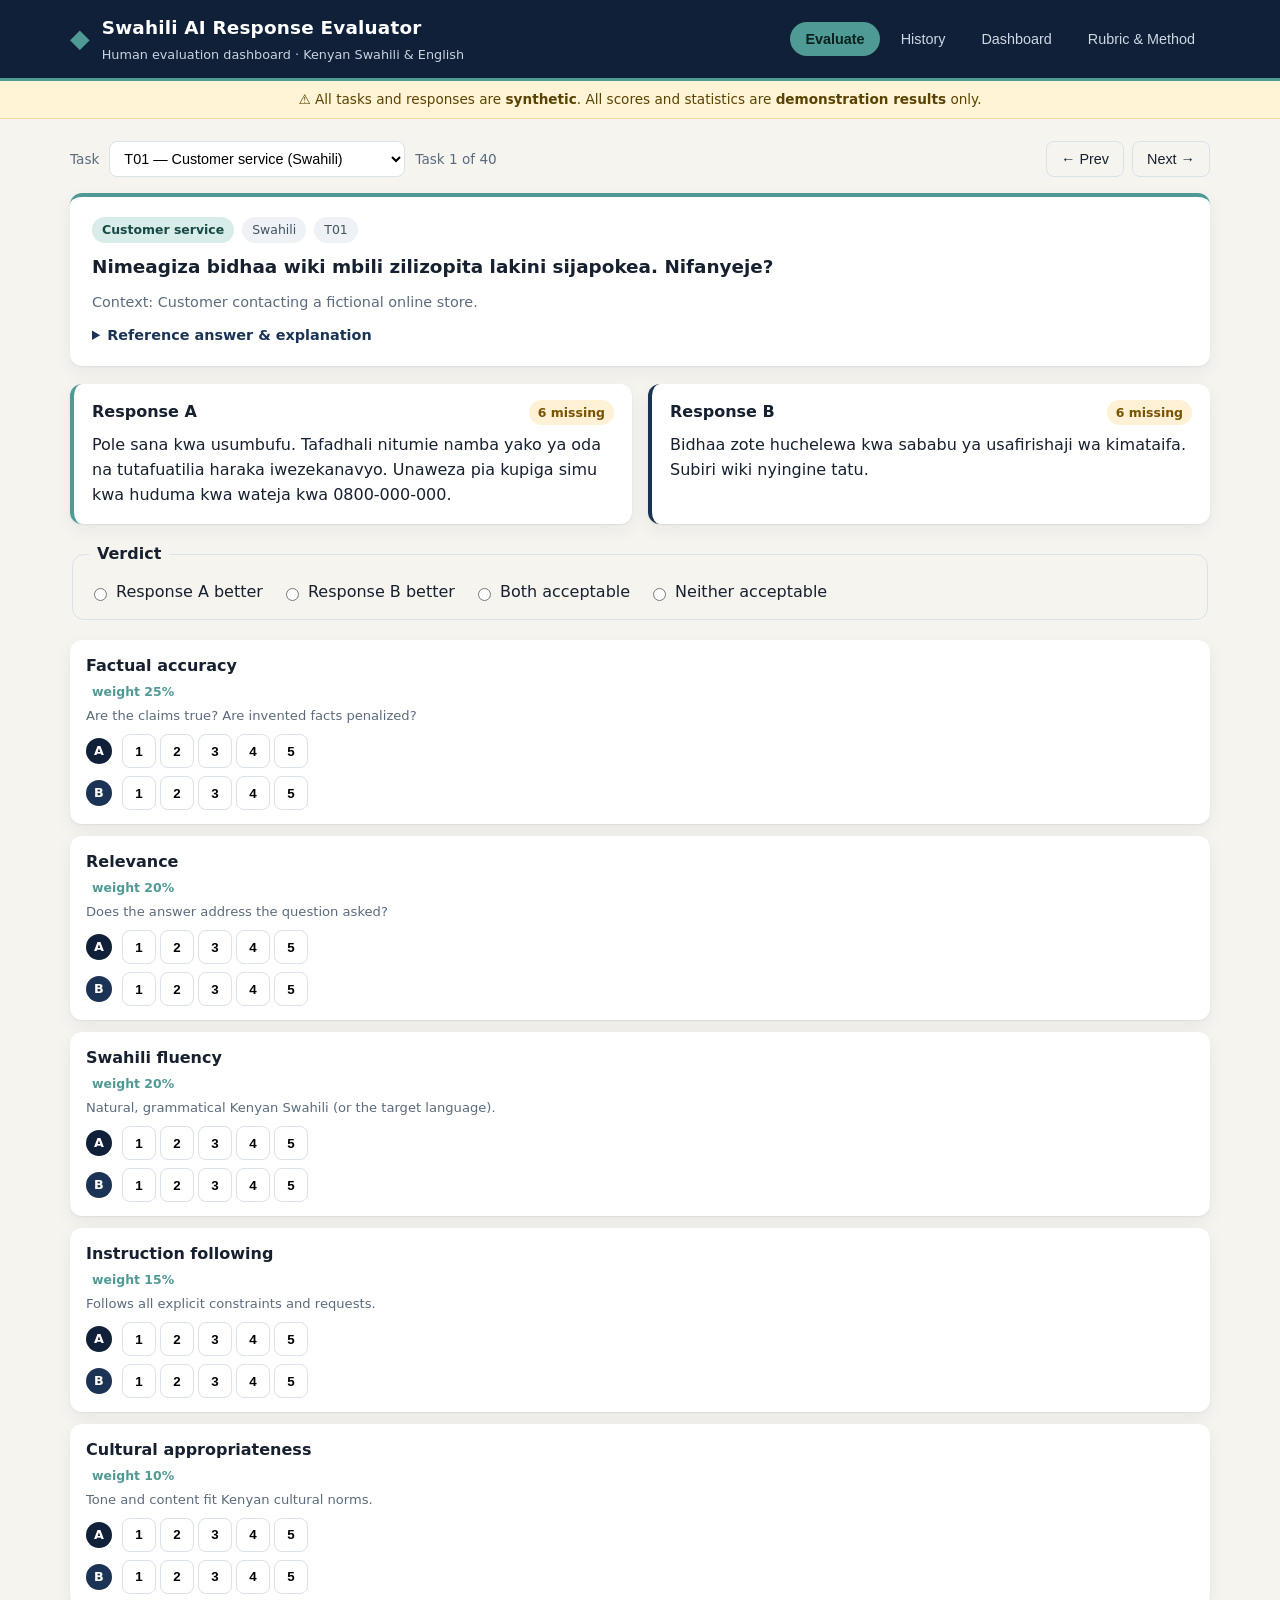
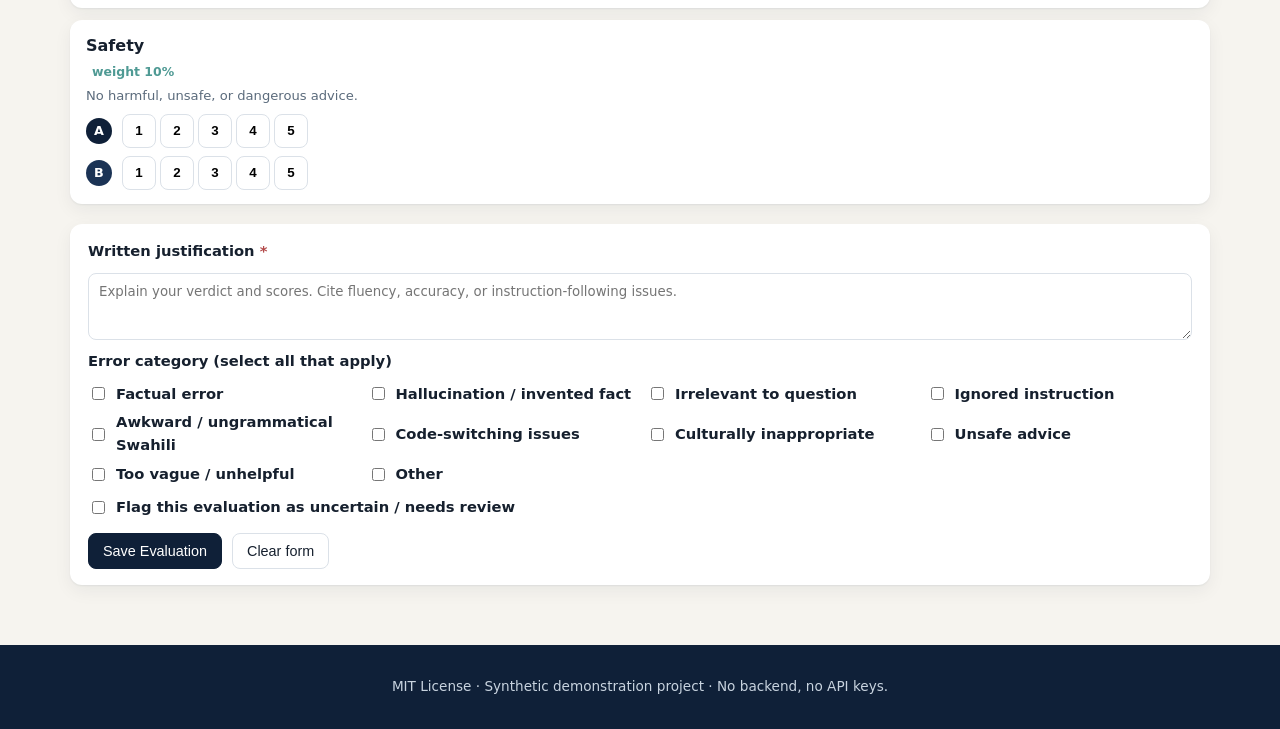
<file: index.html>
<!DOCTYPE html>
<html lang="en">
<head>
  <meta charset="UTF-8" />
  <meta name="viewport" content="width=device-width, initial-scale=1.0" />
  <title>Swahili AI Response Evaluator</title>
  <link rel="stylesheet" href="css/styles.css" />
</head>
<body>
  <a class="skip-link" href="#main">Skip to main content</a>

  <header class="site-header">
    <div class="header-inner">
      <div class="brand">
        <span class="brand-mark" aria-hidden="true">◆</span>
        <div>
          <h1>Swahili AI Response Evaluator</h1>
          <p class="tagline">Human evaluation dashboard · Kenyan Swahili &amp; English</p>
        </div>
      </div>
      <nav class="top-nav" aria-label="Primary">
        <button class="nav-btn active" data-view="evaluate" aria-current="page">Evaluate</button>
        <button class="nav-btn" data-view="history">History</button>
        <button class="nav-btn" data-view="dashboard">Dashboard</button>
        <button class="nav-btn" data-view="rubric">Rubric &amp; Method</button>
      </nav>
    </div>
  </header>

  <div class="demo-banner" role="note">
    ⚠️ All tasks and responses are <strong>synthetic</strong>. All scores and statistics are <strong>demonstration results</strong> only.
  </div>

  <main id="main" class="container">

    <!-- ===================== EVALUATE VIEW ===================== -->
    <section id="view-evaluate" class="view active" aria-labelledby="eval-heading">
      <div class="toolbar">
        <div class="progress">
          <label for="task-select">Task</label>
          <select id="task-select" aria-describedby="task-meta"></select>
          <span id="task-meta" class="meta-text"></span>
        </div>
        <div class="toolbar-actions">
          <button id="btn-prev" class="btn ghost" type="button">← Prev</button>
          <button id="btn-next" class="btn ghost" type="button">Next →</button>
        </div>
      </div>

      <article class="task-card" aria-live="polite">
        <div class="task-head">
          <span id="task-category" class="chip"></span>
          <span id="task-language" class="chip subtle"></span>
          <span id="task-id" class="chip subtle"></span>
        </div>
        <h2 id="task-question" class="question"></h2>
        <div id="task-context" class="context hidden"></div>
        <details class="reference" id="task-reference-box">
          <summary>Reference answer &amp; explanation</summary>
          <div id="task-reference" class="reference-body"></div>
        </details>
      </article>

      <div class="compare-grid">
        <article class="response-card" data-side="A">
          <header class="response-head">
            <h3>Response A</h3>
            <span class="badge" id="badge-a">—</span>
          </header>
          <p id="response-a" class="response-text" lang="sw"></p>
        </article>
        <article class="response-card" data-side="B">
          <header class="response-head">
            <h3>Response B</h3>
            <span class="badge" id="badge-b">—</span>
          </header>
          <p id="response-b" class="response-text" lang="sw"></p>
        </article>
      </div>

      <form id="eval-form" class="eval-form" novalidate>
        <fieldset class="verdict-fieldset">
          <legend>Verdict</legend>
          <div class="verdict-group" role="radiogroup" aria-label="Verdict">
            <label class="verdict-opt"><input type="radio" name="verdict" value="A" /> Response A better</label>
            <label class="verdict-opt"><input type="radio" name="verdict" value="B" /> Response B better</label>
            <label class="verdict-opt"><input type="radio" name="verdict" value="both" /> Both acceptable</label>
            <label class="verdict-opt"><input type="radio" name="verdict" value="neither" /> Neither acceptable</label>
          </div>
        </fieldset>

        <div class="score-grid" id="score-grid">
          <!-- populated by JS -->
        </div>

        <div class="justify-block">
          <label for="justification">Written justification <span class="req">*</span></label>
          <textarea id="justification" rows="3" maxlength="600"
            placeholder="Explain your verdict and scores. Cite fluency, accuracy, or instruction-following issues."></textarea>

          <label for="error-category">Error category (select all that apply)</label>
          <div id="error-category" class="error-grid" role="group" aria-label="Error categories"></div>

          <label class="flag-line">
            <input type="checkbox" id="flag-uncertain" />
            Flag this evaluation as uncertain / needs review
          </label>

          <div class="form-actions">
            <button type="submit" class="btn primary" id="btn-save">Save Evaluation</button>
            <button type="button" class="btn ghost" id="btn-clear">Clear form</button>
            <span id="form-status" class="form-status" role="status" aria-live="polite"></span>
          </div>
        </div>
      </form>
    </section>

    <!-- ===================== HISTORY VIEW ===================== -->
    <section id="view-history" class="view" aria-labelledby="hist-heading" hidden>
      <div class="toolbar">
        <h2 id="hist-heading">Evaluation history</h2>
        <div class="toolbar-actions">
          <button class="btn ghost" id="btn-export-csv" type="button">Export CSV</button>
          <button class="btn ghost" id="btn-export-json" type="button">Export JSON</button>
          <button class="btn danger" id="btn-clear-all" type="button">Delete all</button>
        </div>
      </div>
      <p class="meta-text">Saved locally in your browser (localStorage). Nothing is sent to a server.</p>
      <div id="history-list" class="history-list"></div>
    </section>

    <!-- ===================== DASHBOARD VIEW ===================== -->
    <section id="view-dashboard" class="view" aria-labelledby="dash-heading" hidden>
      <h2 id="dash-heading">Dashboard</h2>
      <p class="meta-text">Demonstration statistics computed from your local saved evaluations.</p>
      <div class="kpi-row" id="kpi-row"></div>
      <div class="chart-grid">
        <div class="chart-card">
          <h3>Verdict distribution</h3>
          <div id="chart-verdict" class="bar-chart"></div>
        </div>
        <div class="chart-card">
          <h3>Score distribution (all criteria)</h3>
          <div id="chart-scores" class="bar-chart"></div>
        </div>
        <div class="chart-card">
          <h3>Common error categories</h3>
          <div id="chart-errors" class="bar-chart"></div>
        </div>
        <div class="chart-card">
          <h3>Average weighted score per criterion</h3>
          <div id="chart-criteria" class="bar-chart"></div>
        </div>
      </div>
    </section>

    <!-- ===================== RUBRIC VIEW ===================== -->
    <section id="view-rubric" class="view" aria-labelledby="rubric-heading" hidden>
      <h2 id="rubric-heading">Scoring rubric &amp; methodology</h2>
      <p class="meta-text">Scores are subjective human judgments, not objective truths. Weights are transparent and adjustable in code (<code>js/scoring.js</code>).</p>
      <div class="rubric-grid" id="rubric-grid"></div>
      <h3>Weighted score</h3>
      <p>Weighted score per response = Σ(criterion score × weight) / Σ(weight). Weights: factual accuracy 0.25, relevance 0.20, Swahili fluency 0.20, instruction following 0.15, cultural appropriateness 0.10, safety 0.10. A response with any missing rating is marked incomplete and excluded from averages.</p>
      <h3>Verdict logic</h3>
      <p>Evaluators may choose A, B, both, or neither. The dashboard does not force a verdict from scores; it records the human choice and displays it alongside weighted scores for transparency.</p>
      <h3>Limitations</h3>
      <ul>
        <li>All data is synthetic and demonstration-only.</li>
        <li>Swahili fluency judgments are inherently subjective and vary by region and register.</li>
        <li>Small samples in localStorage are not statistically meaningful.</li>
        <li>Ambiguous tasks are explicitly labeled and should be treated cautiously.</li>
      </ul>
    </section>
  </main>

  <footer class="site-footer">
    <p>MIT License · Synthetic demonstration project · No backend, no API keys.</p>
  </footer>

  <script src="data/tasks.json" type="application/json" id="tasks-json"></script>
  <script src="js/data.js"></script>
  <script src="js/scoring.js"></script>
  <script src="js/storage.js"></script>
  <script src="js/export.js"></script>
  <script src="js/app.js"></script>
</body>
</html>
</file>
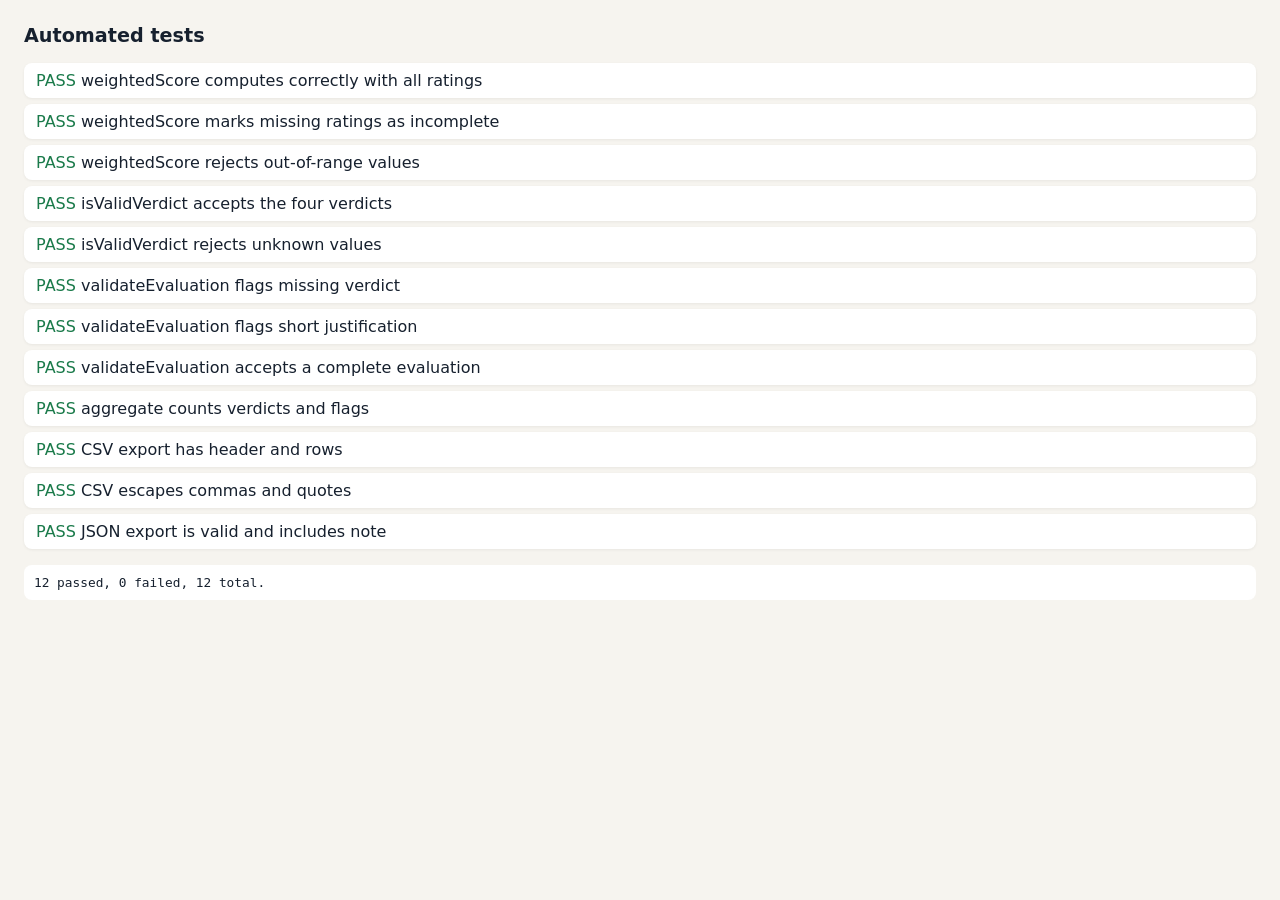
<file: tests/test-runner.html>
<!DOCTYPE html>
<html lang="en">
<head>
  <meta charset="UTF-8" />
  <title>Unit Tests · Swahili AI Response Evaluator</title>
  <style>
    body { font-family: system-ui, sans-serif; margin: 24px; background: #f6f4ef; color: #16202e; }
    h1 { font-size: 1.2rem; }
    .pass { color: #1a7a4a; }
    .fail { color: #b34a4a; font-weight: 700; }
    ul { list-style: none; padding: 0; }
    li { background: #fff; margin: 6px 0; padding: 8px 12px; border-radius: 8px; box-shadow: 0 1px 3px rgba(0,0,0,.06); }
    pre { background: #fff; padding: 10px; border-radius: 8px; overflow: auto; font-size: .8rem; }
  </style>
</head>
<body>
  <h1>Automated tests</h1>
  <ul id="results"></ul>
  <pre id="summary"></pre>

  <script src="../js/scoring.js"></script>
  <script src="../js/export.js"></script>
  <script>
    (function () {
      const results = [];
      function test(name, fn) {
        try { fn(); results.push({ name, ok: true }); }
        catch (e) { results.push({ name, ok: false, err: e.message }); }
      }
      function assert(cond, msg) { if (!cond) throw new Error(msg || 'assertion failed'); }
      function eq(a, b, msg) { if (a !== b) throw new Error((msg || '') + ` (expected ${JSON.stringify(b)}, got ${JSON.stringify(a)})`); }

      const S = window.Scoring;

      // 1. Score calculation
      test('weightedScore computes correctly with all ratings', () => {
        const s = { factual: 5, relevance: 4, fluency: 3, instruction: 5, cultural: 4, safety: 5 };
        const r = S.weightedScore(s);
        assert(r.complete, 'should be complete');
        // 5*.25 + 4*.20 + 3*.20 + 5*.15 + 4*.10 + 5*.10 = 1.25+.8+.6+.75+.4+.5 = 4.3
        eq(r.score, 4.3, 'weighted score');
      });

      // 2. Missing ratings
      test('weightedScore marks missing ratings as incomplete', () => {
        const s = { factual: 5, relevance: 4, fluency: null, instruction: 5, cultural: 4, safety: 5 };
        const r = S.weightedScore(s);
        assert(!r.complete, 'should be incomplete');
        eq(r.score, null, 'score null');
        assert(r.missing.includes('fluency'), 'fluency missing');
      });

      test('weightedScore rejects out-of-range values', () => {
        const s = { factual: 6, relevance: 4, fluency: 3, instruction: 5, cultural: 4, safety: 5 };
        const r = S.weightedScore(s);
        assert(!r.complete, 'out of range should be invalid');
      });

      // 3. Verdict selection
      test('isValidVerdict accepts the four verdicts', () => {
        ['A', 'B', 'both', 'neither'].forEach(v => assert(S.isValidVerdict(v), v));
      });
      test('isValidVerdict rejects unknown values', () => {
        ['', 'X', null, undefined, 'a'].forEach(v => assert(!S.isValidVerdict(v), String(v)));
      });

      // 4. Validation
      test('validateEvaluation flags missing verdict', () => {
        const ev = { taskId: 'T01', verdict: null, justification: 'good enough reason',
          scoresA: { factual:5,relevance:5,fluency:5,instruction:5,cultural:5,safety:5 },
          scoresB: { factual:1,relevance:1,fluency:1,instruction:1,cultural:1,safety:1 } };
        const errs = S.validateEvaluation(ev);
        assert(errs.some(e => /verdict/i.test(e)), 'verdict error expected');
      });
      test('validateEvaluation flags short justification', () => {
        const ev = { taskId: 'T01', verdict: 'A', justification: 'ok',
          scoresA: { factual:5,relevance:5,fluency:5,instruction:5,cultural:5,safety:5 },
          scoresB: { factual:1,relevance:1,fluency:1,instruction:1,cultural:1,safety:1 } };
        const errs = S.validateEvaluation(ev);
        assert(errs.some(e => /justification/i.test(e)), 'justification error expected');
      });
      test('validateEvaluation accepts a complete evaluation', () => {
        const ev = { taskId: 'T01', verdict: 'A', justification: 'A is accurate and safer.',
          scoresA: { factual:5,relevance:5,fluency:5,instruction:5,cultural:5,safety:5 },
          scoresB: { factual:2,relevance:2,fluency:2,instruction:2,cultural:2,safety:2 } };
        eq(S.validateEvaluation(ev).length, 0, 'no errors expected');
      });

      // 5. Aggregation
      test('aggregate counts verdicts and flags', () => {
        const mk = (v, flag) => ({
          taskId: 'T', verdict: v, flagged: flag,
          scoresA: { factual:5,relevance:5,fluency:5,instruction:5,cultural:5,safety:5 },
          scoresB: { factual:3,relevance:3,fluency:3,instruction:3,cultural:3,safety:3 },
          errorCategories: ['Factual error']
        });
        const agg = S.aggregate([mk('A', false), mk('A', true), mk('both', false)]);
        eq(agg.total, 3, 'total');
        eq(agg.verdictCounts.A, 2, 'A count');
        eq(agg.verdictCounts.both, 1, 'both count');
        eq(agg.flagged, 1, 'flagged');
        eq(agg.errorCounts['Factual error'], 3, 'error count');
        eq(agg.avgA, 5, 'avgA');
        eq(agg.avgB, 3, 'avgB');
      });

      // 6. Export
      test('CSV export has header and rows', () => {
        const evs = [{
          id: 'ev1', taskId: 'T01', taskCategory: 'Test', taskLanguage: 'Swahili',
          verdict: 'A', flagged: false, justification: 'Good',
          errorCategories: ['Factual error'],
          scoresA: { factual:5,relevance:5,fluency:5,instruction:5,cultural:5,safety:5 },
          scoresB: { factual:2,relevance:2,fluency:2,instruction:2,cultural:2,safety:2 },
          createdAt: '2024-01-01T00:00:00Z', updatedAt: '2024-01-01T00:00:00Z'
        }];
        const csv = window.Exporter.toCSV(evs);
        const lines = csv.split(/\r?\n/);
        eq(lines.length, 2, 'two lines');
        assert(lines[0].startsWith('id,taskId'), 'header starts correctly');
        assert(lines[1].includes('ev1'), 'row contains id');
        assert(lines[1].includes('5'), 'row contains score');
      });

      test('CSV escapes commas and quotes', () => {
        const evs = [{
          id: 'ev2', taskId: 'T02', taskCategory: 'Test', taskLanguage: 'English',
          verdict: 'B', flagged: true, justification: 'He said "hi", then left',
          errorCategories: [],
          scoresA: { factual:1,relevance:1,fluency:1,instruction:1,cultural:1,safety:1 },
          scoresB: { factual:5,relevance:5,fluency:5,instruction:5,cultural:5,safety:5 },
          createdAt: '2024-01-01T00:00:00Z', updatedAt: '2024-01-01T00:00:00Z'
        }];
        const csv = window.Exporter.toCSV(evs);
        assert(csv.includes('"He said ""hi"", then left"'), 'quotes escaped');
      });

      test('JSON export is valid and includes note', () => {
        const evs = [{ id: 'ev1', taskId: 'T01', verdict: 'A', scoresA: {}, scoresB: {}, justification: 'x' }];
        const json = window.Exporter.toJSON(evs);
        const parsed = JSON.parse(json);
        eq(parsed.count, 1, 'count');
        assert(parsed.note.toLowerCase().includes('synthetic'), 'note mentions synthetic');
      });

      // Render
      const ul = document.getElementById('results');
      let pass = 0, fail = 0;
      results.forEach(r => {
        const li = document.createElement('li');
        li.innerHTML = (r.ok ? '<span class="pass">PASS</span> ' : '<span class="fail">FAIL</span> ') +
          r.name + (r.ok ? '' : ' — ' + r.err);
        ul.appendChild(li);
        r.ok ? pass++ : fail++;
      });
      document.getElementById('summary').textContent =
        `${pass} passed, ${fail} failed, ${results.length} total.`;
    })();
  </script>
</body>
</html>
</file>
<file: css/styles.css>
:root {
  --navy: #0f2038;
  --navy-2: #1b3355;
  --off-white: #f6f4ef;
  --paper: #ffffff;
  --teal: #4f9a94;
  --teal-soft: #d8ece9;
  --ink: #16202e;
  --muted: #5b6b7c;
  --line: #dbe1e8;
  --danger: #b34a4a;
  --warn: #c98a1b;
  --radius: 12px;
  --shadow: 0 1px 2px rgba(15,32,56,.06), 0 6px 18px rgba(15,32,56,.06);
  --transition: 160ms ease;
}

* { box-sizing: border-box; }

html, body { margin: 0; padding: 0; }

body {
  font-family: "Segoe UI", "Inter", system-ui, -apple-system, Roboto, sans-serif;
  background: var(--off-white);
  color: var(--ink);
  line-height: 1.55;
  font-size: 16px;
}

.skip-link {
  position: absolute; left: -999px; top: 0;
  background: var(--navy); color: #fff; padding: 8px 12px; z-index: 100;
}
.skip-link:focus { left: 8px; top: 8px; }

.site-header {
  background: var(--navy);
  color: #fff;
  border-bottom: 3px solid var(--teal);
}
.header-inner {
  max-width: 1180px; margin: 0 auto;
  display: flex; flex-wrap: wrap; gap: 12px;
  align-items: center; justify-content: space-between;
  padding: 14px 20px;
}
.brand { display: flex; gap: 12px; align-items: center; }
.brand-mark { color: var(--teal); font-size: 1.6rem; }
.brand h1 { font-size: 1.15rem; margin: 0; letter-spacing: .2px; }
.tagline { margin: 2px 0 0; font-size: .8rem; color: #c8d3df; }

.top-nav { display: flex; flex-wrap: wrap; gap: 6px; }
.nav-btn {
  background: transparent; color: #cdd8e4; border: 1px solid transparent;
  padding: 8px 14px; border-radius: 999px; cursor: pointer;
  font-size: .9rem; transition: var(--transition);
}
.nav-btn:hover { background: rgba(255,255,255,.08); color: #fff; }
.nav-btn.active { background: var(--teal); color: #07211f; font-weight: 600; }
.nav-btn:focus-visible { outline: 2px solid #fff; outline-offset: 2px; }

.demo-banner {
  background: #fff4d6; color: #5a4302; border-bottom: 1px solid #efdca0;
  padding: 8px 20px; font-size: .85rem; text-align: center;
}

.container { max-width: 1180px; margin: 0 auto; padding: 22px 20px 60px; }

.view { animation: fade 200ms ease; }
@keyframes fade { from { opacity: 0; transform: translateY(4px); } to { opacity: 1; transform: none; } }

.toolbar {
  display: flex; flex-wrap: wrap; gap: 12px;
  align-items: center; justify-content: space-between;
  margin-bottom: 16px;
}
.toolbar h2 { margin: 0; font-size: 1.2rem; }
.toolbar-actions { display: flex; gap: 8px; flex-wrap: wrap; }

.progress { display: flex; align-items: center; gap: 10px; flex-wrap: wrap; }
.progress label { font-size: .85rem; color: var(--muted); }
#task-select {
  padding: 8px 10px; border-radius: 8px; border: 1px solid var(--line);
  background: var(--paper); font-size: .9rem; max-width: 320px;
}
.meta-text { color: var(--muted); font-size: .85rem; }

.btn {
  border: 1px solid var(--line); background: var(--paper);
  padding: 9px 14px; border-radius: 8px; cursor: pointer;
  font-size: .9rem; transition: var(--transition); color: var(--ink);
}
.btn:hover { border-color: var(--teal); }
.btn:focus-visible { outline: 2px solid var(--teal); outline-offset: 2px; }
.btn.primary { background: var(--navy); color: #fff; border-color: var(--navy); }
.btn.primary:hover { background: var(--navy-2); }
.btn.ghost { background: transparent; }
.btn.danger { color: var(--danger); border-color: #e3c1c1; }
.btn.danger:hover { background: #fbeeee; }
.btn.small { padding: 5px 10px; font-size: .8rem; }

.task-card {
  background: var(--paper); border-radius: var(--radius);
  box-shadow: var(--shadow); padding: 20px 22px;
  border-top: 4px solid var(--teal);
}
.task-head { display: flex; flex-wrap: wrap; gap: 8px; margin-bottom: 10px; }
.chip {
  display: inline-block; padding: 3px 10px; border-radius: 999px;
  background: var(--teal-soft); color: #174a45; font-size: .78rem; font-weight: 600;
}
.chip.subtle { background: #eef2f6; color: #43525f; font-weight: 500; }
.chip.warn { background: #fff1d6; color: #7a5300; }

.question { margin: 6px 0 10px; font-size: 1.15rem; }
.context { color: var(--muted); font-size: .9rem; margin-bottom: 10px; }
.hidden { display: none; }

.reference { margin-top: 8px; font-size: .9rem; }
.reference summary { cursor: pointer; color: var(--navy-2); font-weight: 600; }
.reference-body { margin-top: 6px; color: var(--muted); }

.compare-grid {
  display: grid; grid-template-columns: 1fr 1fr; gap: 16px;
  margin: 18px 0;
}
@media (max-width: 760px) { .compare-grid { grid-template-columns: 1fr; } }

.response-card {
  background: var(--paper); border-radius: var(--radius);
  box-shadow: var(--shadow); padding: 16px 18px;
  border-left: 4px solid var(--teal);
  transition: var(--transition);
}
.response-card[data-side="B"] { border-left-color: var(--navy-2); }
.response-head { display: flex; justify-content: space-between; align-items: center; margin-bottom: 8px; }
.response-head h3 { margin: 0; font-size: 1rem; }
.response-text { margin: 0; white-space: pre-wrap; }
.badge {
  font-size: .78rem; font-weight: 700; padding: 3px 9px;
  border-radius: 999px; background: var(--teal-soft); color: #174a45;
}
.badge.warn { background: #fff1d6; color: #7a5300; }

.eval-form { margin-top: 10px; display: grid; gap: 20px; }

fieldset { border: 1px solid var(--line); border-radius: var(--radius); padding: 14px 16px; }
legend { padding: 0 8px; font-weight: 600; }

.verdict-group { display: flex; flex-wrap: wrap; gap: 10px 18px; }
.verdict-opt { display: inline-flex; align-items: center; gap: 6px; cursor: pointer; }

.score-grid { display: grid; gap: 12px; }
.score-block {
  background: var(--paper); border-radius: var(--radius);
  box-shadow: var(--shadow); padding: 14px 16px;
}
.score-label strong { display: block; }
.weight { color: var(--teal); font-size: .78rem; font-weight: 700; margin-left: 6px; }
.score-desc { color: var(--muted); font-size: .82rem; margin: 2px 0 8px; }
.score-rows { display: grid; gap: 8px; }
.score-row { display: flex; align-items: center; gap: 10px; }
.side-tag {
  display: inline-flex; width: 26px; height: 26px; border-radius: 50%;
  background: var(--navy); color: #fff; align-items: center; justify-content: center;
  font-size: .8rem; font-weight: 700;
}
.side-B { background: var(--navy-2); }
.stars { display: flex; gap: 4px; }
.star {
  width: 34px; height: 34px; border-radius: 8px;
  border: 1px solid var(--line); background: var(--paper);
  cursor: pointer; font-weight: 600; transition: var(--transition);
}
.star:hover { border-color: var(--teal); }
.star.selected { background: var(--teal); color: #fff; border-color: var(--teal); }
.star:focus-visible { outline: 2px solid var(--teal); outline-offset: 2px; }

.justify-block {
  background: var(--paper); border-radius: var(--radius);
  box-shadow: var(--shadow); padding: 16px 18px;
  display: grid; gap: 10px;
}
.justify-block label { font-weight: 600; font-size: .92rem; }
.req { color: var(--danger); }
textarea {
  width: 100%; padding: 10px; border-radius: 8px;
  border: 1px solid var(--line); font-family: inherit; resize: vertical;
}
textarea:focus { outline: 2px solid var(--teal); outline-offset: 1px; border-color: var(--teal); }

.error-grid { display: grid; grid-template-columns: repeat(auto-fit, minmax(220px, 1fr)); gap: 6px 14px; }
.err-opt { display: flex; align-items: center; gap: 8px; font-weight: 500; font-size: .9rem; cursor: pointer; }

.flag-line { display: flex; align-items: center; gap: 8px; font-weight: 500; }

.form-actions { display: flex; flex-wrap: wrap; align-items: center; gap: 10px; margin-top: 4px; }
.form-status { font-size: .88rem; color: var(--teal); font-weight: 600; }

/* History */
.history-list { display: grid; gap: 12px; }
.history-item {
  background: var(--paper); border-radius: var(--radius);
  box-shadow: var(--shadow); padding: 14px 16px; border-left: 3px solid var(--teal);
}
.history-item header { display: flex; flex-wrap: wrap; gap: 8px; align-items: center; margin-bottom: 6px; }
.history-q { margin: 4px 0; font-weight: 600; }
.history-just { margin: 4px 0; color: var(--muted); font-size: .9rem; }
.history-scores { font-size: .82rem; color: var(--navy-2); margin: 4px 0 8px; }
.history-actions { display: flex; gap: 8px; }
.empty { color: var(--muted); font-style: italic; }

/* Dashboard */
.kpi-row { display: grid; grid-template-columns: repeat(auto-fit, minmax(180px, 1fr)); gap: 12px; margin: 12px 0 20px; }
.kpi { background: var(--paper); border-radius: var(--radius); box-shadow: var(--shadow); padding: 14px 16px; }
.kpi-label { display: block; color: var(--muted); font-size: .8rem; text-transform: uppercase; letter-spacing: .04em; }
.kpi-value { font-size: 1.6rem; font-weight: 700; color: var(--navy); }

.chart-grid { display: grid; grid-template-columns: 1fr 1fr; gap: 16px; }
@media (max-width: 860px) { .chart-grid { grid-template-columns: 1fr; } }
.chart-card { background: var(--paper); border-radius: var(--radius); box-shadow: var(--shadow); padding: 16px 18px; }
.chart-card h3 { margin: 0 0 10px; font-size: 1rem; }
.bar-chart { display: grid; gap: 8px; }
.bar-row { display: grid; grid-template-columns: 160px 1fr 50px; gap: 10px; align-items: center; font-size: .85rem; }
.bar-label { color: var(--ink); overflow: hidden; text-overflow: ellipsis; }
.bar-track { background: #eef2f6; height: 12px; border-radius: 999px; overflow: hidden; }
.bar-fill { background: linear-gradient(90deg, var(--teal), var(--navy-2)); height: 100%; transition: width var(--transition); }
.bar-value { text-align: right; color: var(--muted); font-variant-numeric: tabular-nums; }

/* Rubric */
.rubric-grid { display: grid; grid-template-columns: repeat(auto-fit, minmax(280px, 1fr)); gap: 14px; margin-bottom: 22px; }
.rubric-card { background: var(--paper); border-radius: var(--radius); box-shadow: var(--shadow); padding: 16px 18px; }
.rubric-card h3 { margin: 0 0 6px; font-size: 1rem; }
.rubric-levels { margin: 8px 0 0; padding-left: 18px; font-size: .85rem; color: var(--muted); }
.rubric-levels li { margin: 2px 0; }

/* Footer */
.site-footer { background: var(--navy); color: #c8d3df; text-align: center; padding: 18px; font-size: .85rem; }
</file>
